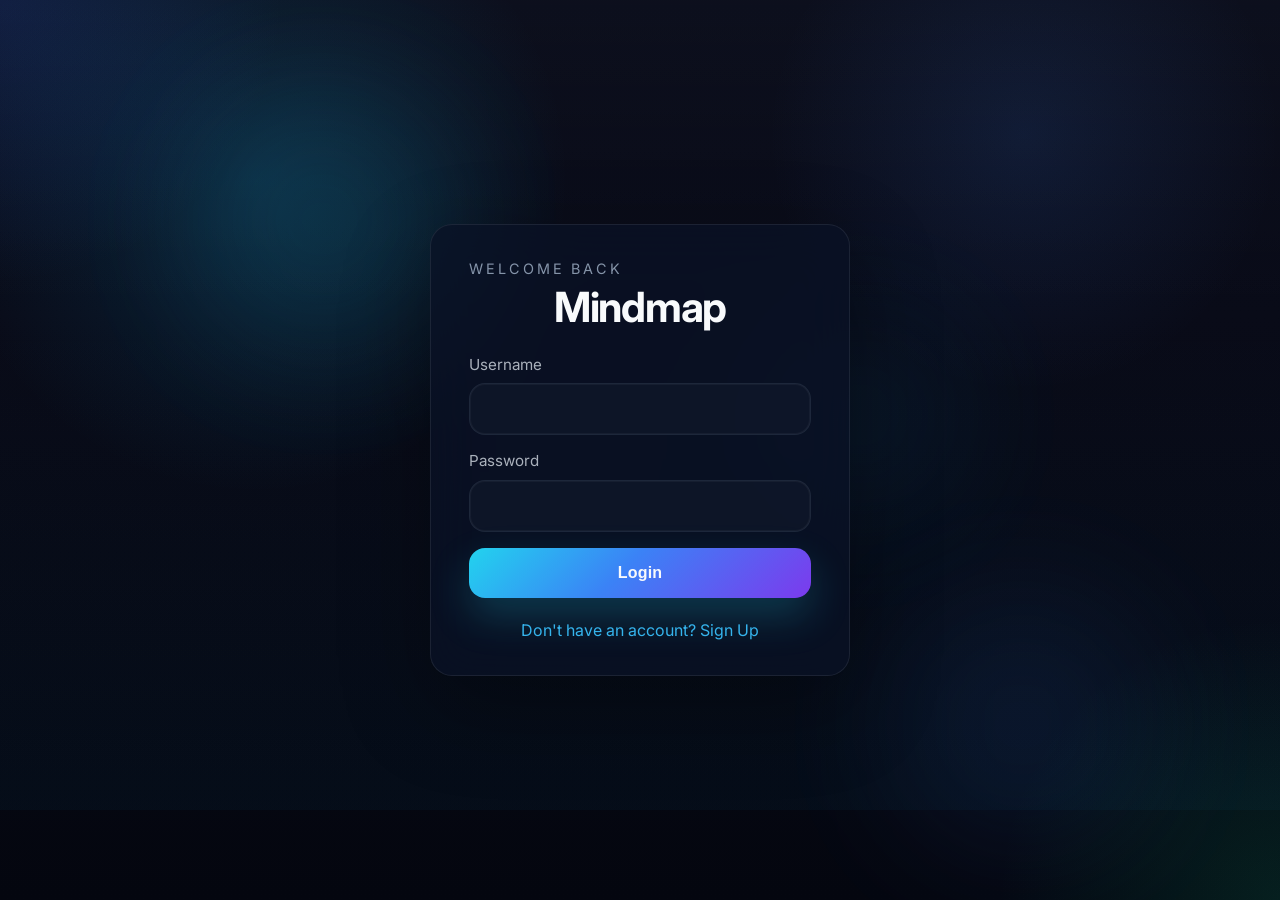
<file: frontend/index.html>
<!DOCTYPE html>
<html lang="en">
<head>
    <meta charset="UTF-8">
    <meta name="viewport" content="width=device-width, initial-scale=1.0">
    <title>Mindmap - Redirecting...</title>
    <script>
        const token = localStorage.getItem('token');
        window.location.href = token ? 'dashboard.html' : 'login.html';
    </script>
</head>
<body>
    <p>Redirecting...</p>
</body>
</html>
</file>
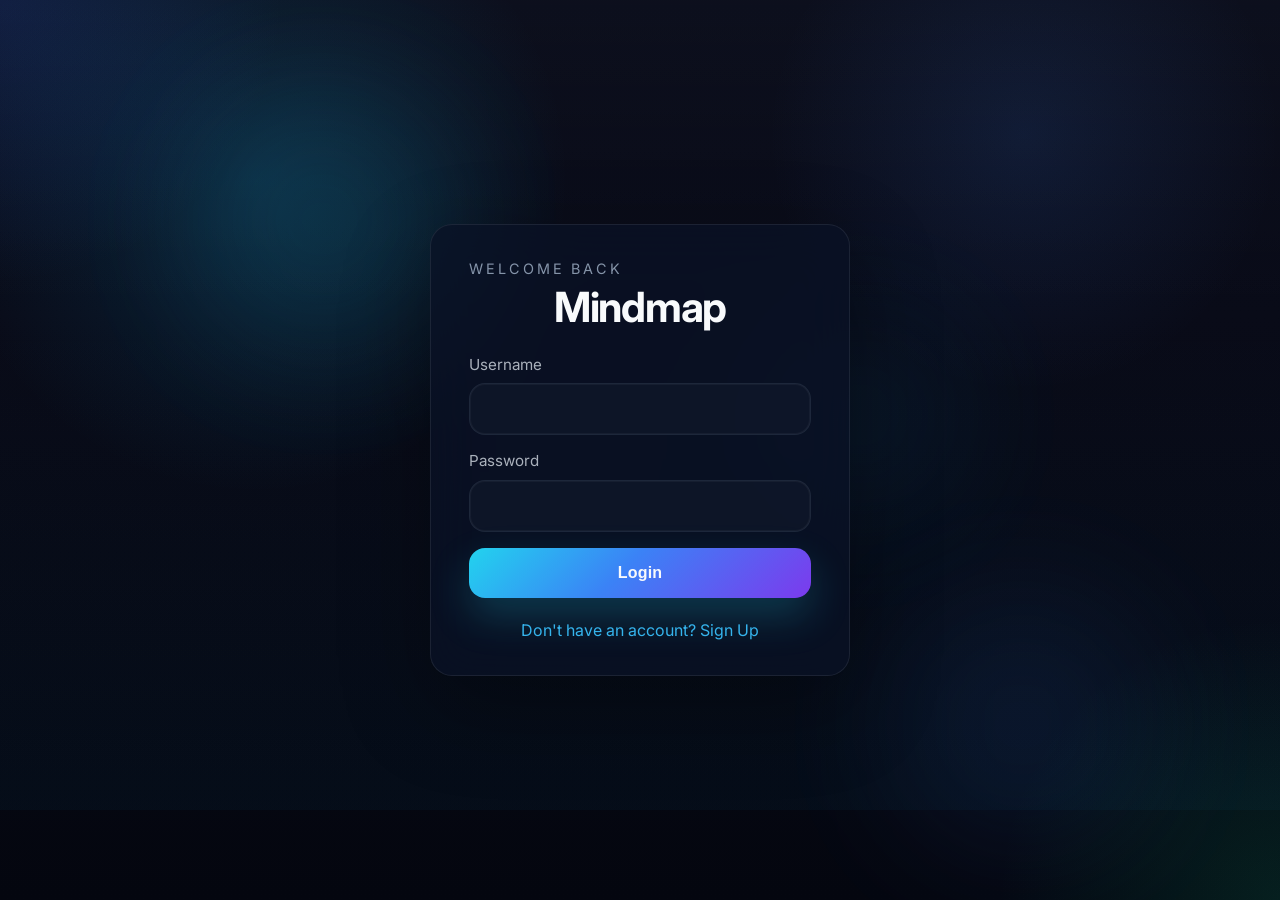
<file: frontend/dashboard.html>
<!DOCTYPE html>
<html lang="en">
<head>
    <meta charset="UTF-8">
    <meta name="viewport" content="width=device-width, initial-scale=1.0">
    <title>Mindmap Dashboard</title>
    <link rel="stylesheet" href="dashboard.css">
</head>
<body>
    <main>
        <section class="header-panel">
            <div class="header-copy">
                <p class="eyebrow">Mindmap</p>
                <h1>Strategy-based number guessing</h1>
            </div>
            <div class="user-meta">
                <div class="user-chip">
                    <span></span>
                    <strong id="dashboard-username">Player</strong>
                </div>
                <button class="logout-btn" onclick="logout()">Logout</button>
            </div>
        </section>

        <section id="loading-state" class="loading-state">
            <div class="spinner"></div>
            <p>Loading your stats…</p>
        </section>

        <section id="empty-state" class="empty-state-banner hidden">
            <p>No games yet. Start your first guided match and begin building your range strategy.</p>
        </section>

        <div id="dashboard-content" class="dashboard-grid hidden">
            <section class="stats-grid">
                <article class="stat-card">
                    <div class="stat-icon">🏆</div>
                    <p class="stat-value" id="stat-wins">0</p>
                    <p class="stat-label">Wins</p>
                </article>
                <article class="stat-card">
                    <div class="stat-icon">⚔️</div>
                    <p class="stat-value" id="stat-losses">0</p>
                    <p class="stat-label">Losses</p>
                </article>
                <article class="stat-card">
                    <div class="stat-icon">🎮</div>
                    <p class="stat-value" id="stat-games">0</p>
                    <p class="stat-label">Total Games</p>
                </article>
                <article class="stat-card">
                    <div class="stat-icon">📈</div>
                    <p class="stat-value" id="stat-winrate">0%</p>
                    <p class="stat-label">Win Rate</p>
                </article>
            </section>

            <section class="action-panel">
                <article class="action-card" onclick="startGame()" role="button" tabindex="0">
                    <div>
                        <h3>Start Guided Match</h3>
                        <p>Play the current guided prototype with live range tracking, midpoint help, and invalid-guess prevention.</p>
                    </div>
                    <button type="button">Play Now</button>
                </article>
                <article class="action-card" onclick="scrollToStrategyTips()" role="button" tabindex="0">
                    <div>
                        <h3>Range Strategy Tips</h3>
                        <p>Review the decision rules that help you narrow the interval and avoid wasting guesses.</p>
                    </div>
                    <button type="button">View Tips</button>
                </article>
            </section>

            <section class="helper-panel" id="strategy-panel">
                <span class="badge">Think in ranges</span>
                <p id="dashboard-summary">Every guess should shrink the valid interval. When the range gets small, lean on the visible suggestions and midpoint prompt.</p>
            </section>
        </div>
    </main>

    <script src="auth.js"></script>
    <script src="dashboard.js"></script>
</body>
</html>
</file>
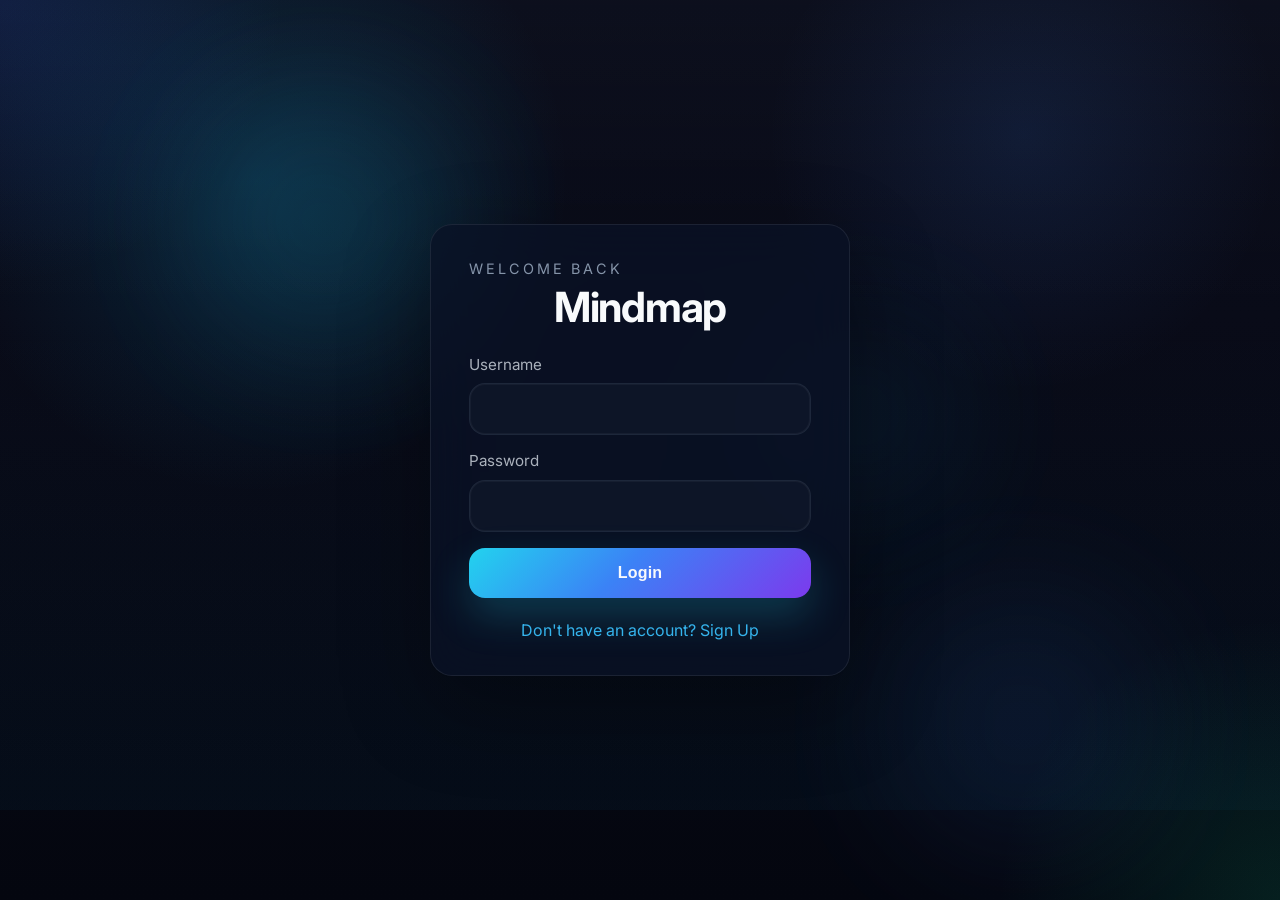
<file: frontend/game.html>
<!DOCTYPE html>
<html lang="en">
<head>
    <meta charset="UTF-8">
    <meta name="viewport" content="width=device-width, initial-scale=1.0">
    <title>Mindmap - Game</title>
    <link rel="stylesheet" href="styles.css">
</head>
<body>
    <div class="background">
        <div class="blob blob1"></div>
        <div class="blob blob2"></div>
        <div class="blob blob3"></div>
    </div>

    <div class="game-container">
        <div class="glass-card game-setup" id="setup-card">
            <h2>Start a Guided Match</h2>
            <div class="helper">
                <p id="setup-helper">Choose your range and lock your secret number inside it.</p>
            </div>
            <div id="setup-feedback" class="error hidden"></div>

            <div class="range-input">
                <label for="min-range">Min Range:</label>
                <input type="number" id="min-range" value="1" min="1">
                <label for="max-range">Max Range:</label>
                <input type="number" id="max-range" value="100" min="2">
            </div>

            <div class="number-input">
                <label for="user-number">Lock in your number:</label>
                <input type="number" id="user-number" placeholder="Enter your secret number">
            </div>

            <button id="start-game-btn" class="btn-primary" onclick="startGame()">Start Game</button>
            <button class="btn-secondary" onclick="backToDashboard()">Back to Dashboard</button>
        </div>

        <div class="glass-card game-ui hidden" id="game-ui">
            <div class="range-display">
                <h3>Current Range: <span id="current-range">1 – 100</span></h3>
            </div>

            <div class="helper">
                <p id="helper-text">Midpoint suggestion: 50</p>
                <p id="range-size-text">100 numbers remaining</p>
            </div>

            <div id="game-feedback" class="error hidden"></div>

            <div class="chat-messages" id="chat-messages"></div>

            <div class="guess-input">
                <input type="number" id="guess-input" placeholder="Enter your guess" min="1" max="100">
                <button id="submit-guess-btn" class="btn-primary" onclick="submitGuess()">Guess</button>
            </div>

            <div class="suggestions" id="suggestions" style="display: none;">
                <p>Suggestions:</p>
                <div id="suggestion-buttons"></div>
            </div>

            <button class="btn-secondary" onclick="endGame()">Back to Dashboard</button>
        </div>
    </div>

    <script src="auth.js"></script>
    <script src="game.js"></script>
</body>
</html>
</file>
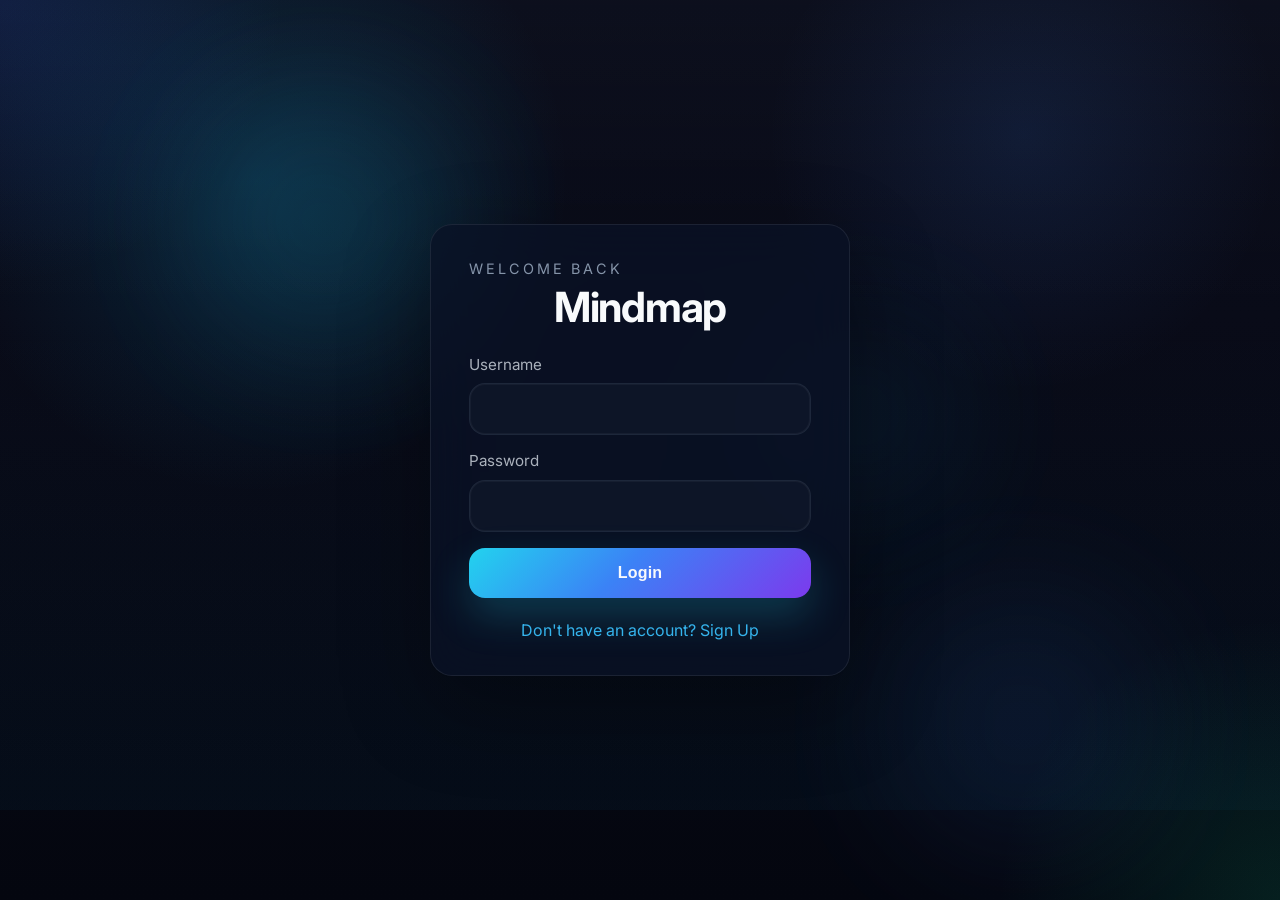
<file: frontend/login.html>
<!DOCTYPE html>
<html lang="en">
<head>
    <meta charset="UTF-8">
    <meta name="viewport" content="width=device-width, initial-scale=1.0">
    <title>Mindmap - Login</title>
    <link rel="stylesheet" href="styles.css">
</head>
<body>
    <div class="auth-page">
        <div class="background">
            <span class="bg-blob blob-1"></span>
            <span class="bg-blob blob-2"></span>
            <span class="bg-blob blob-3"></span>
        </div>
        <div class="card glass-card">
            <div class="card-header">
                <p class="eyebrow">Welcome back</p>
                <h1>Mindmap</h1>
            </div>
            <form id="login-form">
                <div class="form-group">
                    <label for="username">Username</label>
                    <input type="text" id="username" required>
                </div>
                <div class="form-group">
                    <label for="password">Password</label>
                    <input type="password" id="password" required>
                </div>
                <button type="submit">Login</button>
                <div id="login-error" class="error" style="display: none;"></div>
                <div id="login-success" class="success" style="display: none;"></div>
            </form>
        <div class="link">
            <a href="signup.html">Don't have an account? Sign Up</a>
        </div>
    </div>
</div>
    <script src="auth.js"></script>
    <script>
        if (getToken()) {
            redirectToDashboard();
        }

        document.getElementById('login-form').addEventListener('submit', function(e) {
            e.preventDefault();
            const username = document.getElementById('username').value;
            const password = document.getElementById('password').value;
            hideError('login-error');
            hideSuccess('login-success');
            login(username, password);
        });
    </script>
</body>
</html>
</file>
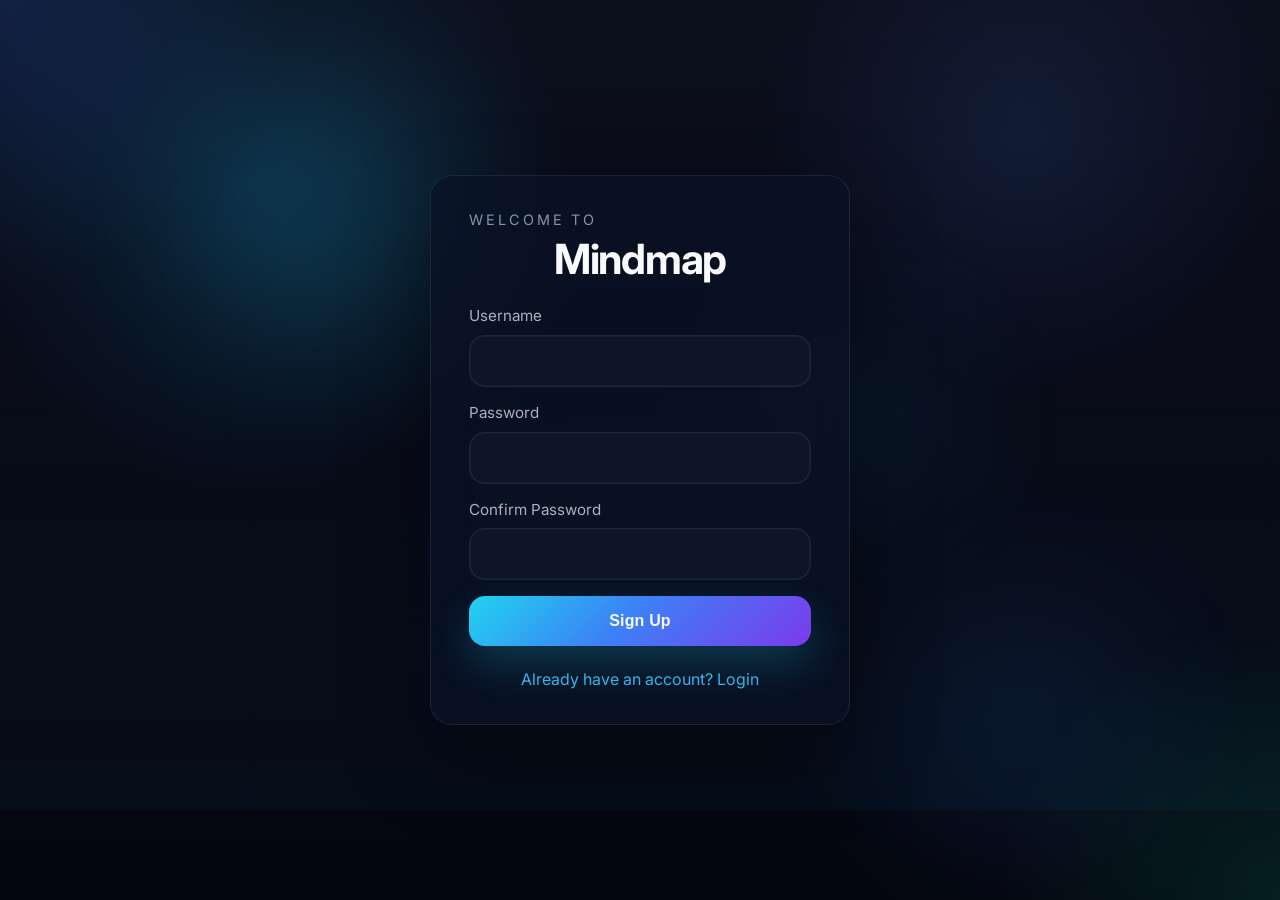
<file: frontend/signup.html>
<!DOCTYPE html>
<html lang="en">
<head>
    <meta charset="UTF-8">
    <meta name="viewport" content="width=device-width, initial-scale=1.0">
    <title>Mindmap - Signup</title>
    <link rel="stylesheet" href="styles.css">
</head>
<body>
    <div class="auth-page">
        <div class="background">
            <span class="bg-blob blob-1"></span>
            <span class="bg-blob blob-2"></span>
            <span class="bg-blob blob-3"></span>
        </div>
        <div class="card glass-card">
            <div class="card-header">
                <p class="eyebrow">Welcome to</p>
                <h1>Mindmap</h1>
            </div>
            <form id="signup-form">
                <div class="form-group">
                    <label for="username">Username</label>
                    <input type="text" id="username" required>
                </div>
                <div class="form-group">
                    <label for="password">Password</label>
                    <input type="password" id="password" required>
                </div>
                <div class="form-group">
                    <label for="confirm-password">Confirm Password</label>
                    <input type="password" id="confirm-password" required>
                </div>
                <button type="submit">Sign Up</button>
                <div id="signup-error" class="error" style="display: none;"></div>
                <div id="signup-success" class="success" style="display: none;"></div>
            </form>
        <div class="link">
            <a href="login.html">Already have an account? Login</a>
        </div>
    </div>
</div>
    <script src="auth.js"></script>
    <script>
        if (getToken()) {
            redirectToDashboard();
        }

        document.getElementById('signup-form').addEventListener('submit', function(e) {
            e.preventDefault();
            const username = document.getElementById('username').value;
            const password = document.getElementById('password').value;
            const confirmPassword = document.getElementById('confirm-password').value;
            hideError('signup-error');
            hideSuccess('signup-success');
            signup(username, password, confirmPassword);
        });
    </script>
</body>
</html>
</file>
<file: frontend/dashboard.css>
@import url('https://fonts.googleapis.com/css2?family=Inter:wght@400;500;600;700&display=swap');

:root {
    color-scheme: dark;
    --bg: #050814;
    --panel: rgba(10, 16, 32, 0.78);
    --panel-strong: rgba(14, 24, 48, 0.88);
    --border: rgba(255, 255, 255, 0.12);
    --border-strong: rgba(30, 90, 255, 0.24);
    --text: #e2e8f0;
    --muted: #94a3b8;
    --accent: #38bdf8;
    --accent-strong: #60a5fa;
    --success: #4ade80;
    --shadow: 0 24px 90px rgba(0, 0, 0, 0.25);
}

* {
    box-sizing: border-box;
}

html,
body {
    margin: 0;
    min-height: 100%;
    font-family: 'Inter', sans-serif;
    background: radial-gradient(circle at top left, rgba(14, 165, 233, 0.12), transparent 18%),
                radial-gradient(circle at 80% 20%, rgba(59, 130, 246, 0.10), transparent 20%),
                linear-gradient(180deg, #02040c 0%, #070a15 45%, #04060f 100%);
    color: var(--text);
}

body {
    overflow-x: hidden;
    opacity: 0;
    transform: translateY(12px);
    animation: pageFadeIn 0.65s ease forwards;
}

@keyframes pageFadeIn {
    to {
        opacity: 1;
        transform: translateY(0);
    }
}

button,
input {
    font: inherit;
}

main {
    width: min(1180px, calc(100% - 2rem));
    margin: 0 auto;
    padding: 2rem 0 3rem;
}

.dashboard-grid {
    display: grid;
    gap: 1.75rem;
}

.header-panel,
.stats-grid,
.action-panel,
.status-panel,
.helper-panel {
    backdrop-filter: blur(22px);
    background: var(--panel);
    border: 1px solid var(--border);
    box-shadow: var(--shadow);
    border-radius: 28px;
}

.header-panel {
    display: flex;
    justify-content: space-between;
    align-items: center;
    padding: 1.8rem 2rem;
    gap: 1rem;
}

.header-copy {
    display: grid;
    gap: 0.55rem;
}

.header-copy h1 {
    margin: 0;
    font-size: clamp(2rem, 3vw, 2.7rem);
    letter-spacing: -0.04em;
    color: #f8fafc;
}

.header-copy p {
    margin: 0;
    color: var(--muted);
    font-size: 1rem;
}

.user-meta {
    display: flex;
    align-items: center;
    gap: 1rem;
    flex-wrap: wrap;
}

.user-chip {
    display: inline-flex;
    align-items: center;
    gap: 0.75rem;
    padding: 0.75rem 1rem;
    border-radius: 999px;
    background: rgba(255, 255, 255, 0.05);
    border: 1px solid rgba(255, 255, 255, 0.08);
}

.user-chip span:first-child {
    width: 10px;
    height: 10px;
    border-radius: 999px;
    background: var(--accent);
    box-shadow: 0 0 16px rgba(56, 189, 248, 0.45);
}

.user-chip strong {
    color: #f8fafc;
}

.logout-btn {
    min-width: 140px;
    padding: 0.95rem 1.25rem;
    border-radius: 18px;
    border: 1px solid rgba(255, 255, 255, 0.08);
    background: rgba(255, 255, 255, 0.03);
    color: #f8fafc;
    cursor: pointer;
    transition: transform 0.25s ease, background 0.25s ease, box-shadow 0.25s ease;
}

.logout-btn:hover {
    transform: translateY(-2px);
    background: rgba(56, 189, 248, 0.14);
    box-shadow: 0 18px 40px rgba(56, 189, 248, 0.16);
}

.stats-grid {
    display: grid;
    grid-template-columns: repeat(4, minmax(0, 1fr));
    gap: 1.5rem;
    padding: 2rem;
}

.stat-card {
    position: relative;
    padding: 1.8rem 1.5rem;
    border-radius: 24px;
    background: rgba(12, 20, 40, 0.84);
    border: 1px solid rgba(56, 189, 248, 0.12);
    overflow: hidden;
    transition: transform 0.28s ease, box-shadow 0.28s ease, border-color 0.28s ease;
}

.stat-card:hover {
    transform: translateY(-4px);
    box-shadow: 0 28px 70px rgba(56, 189, 248, 0.18);
    border-color: rgba(56, 189, 248, 0.3);
}

.stat-card::before {
    content: '';
    position: absolute;
    inset: 0;
    background: linear-gradient(120deg, rgba(56, 189, 248, 0.12), transparent 60%);
    filter: blur(18px);
    opacity: 0;
    transition: opacity 0.3s ease;
}

.stat-card:hover::before {
    opacity: 1;
}

.stat-icon {
    width: 44px;
    height: 44px;
    border-radius: 14px;
    display: grid;
    place-items: center;
    background: rgba(14, 165, 233, 0.14);
    color: var(--accent);
    margin-bottom: 1.35rem;
    box-shadow: inset 0 0 0 1px rgba(56, 189, 248, 0.16);
}

.stat-value {
    font-size: clamp(2rem, 3vw, 2.4rem);
    font-weight: 700;
    margin: 0;
    color: #f8fafc;
}

.stat-label {
    margin: 0.65rem 0 0;
    color: var(--muted);
    font-size: 0.95rem;
}

.action-panel {
    display: grid;
    grid-template-columns: repeat(2, minmax(0, 1fr));
    gap: 1.5rem;
    padding: 2rem;
}

.action-card {
    display: flex;
    flex-direction: column;
    justify-content: space-between;
    gap: 1.5rem;
    min-height: 240px;
    padding: 2rem;
    border-radius: 28px;
    background: rgba(10, 16, 32, 0.9);
    border: 1px solid rgba(255, 255, 255, 0.08);
    transition: transform 0.28s ease, box-shadow 0.28s ease, background 0.28s ease;
    cursor: pointer;
}

.action-card:hover {
    transform: translateY(-4px);
    box-shadow: 0 26px 70px rgba(56, 189, 248, 0.16);
    background: rgba(14, 24, 46, 0.96);
}

.action-card h3 {
    margin: 0;
    font-size: clamp(1.55rem, 2vw, 1.95rem);
}

.action-card p {
    margin: 0;
    color: var(--muted);
    line-height: 1.7;
}

.action-card button {
    width: fit-content;
    padding: 0.95rem 1.4rem;
    border-radius: 16px;
    background: linear-gradient(135deg, #22d3ee 0%, #3b82f6 55%, #7c3aed 100%);
    box-shadow: 0 20px 48px rgba(34, 211, 238, 0.17);
}

.action-card button:hover {
    transform: translateY(-1px);
}

.helper-panel {
    display: grid;
    gap: 1rem;
    padding: 2rem;
}

.helper-panel p {
    margin: 0;
    color: var(--muted);
    line-height: 1.8;
}

.empty-state-banner p {
    margin: 0;
}

.badge {
    display: inline-flex;
    align-items: center;
    gap: 0.5rem;
    padding: 0.75rem 1rem;
    border-radius: 999px;
    background: rgba(56, 189, 248, 0.08);
    border: 1px solid rgba(56, 189, 248, 0.14);
    color: #dbeafe;
    width: fit-content;
}

.loading-state,
.empty-state-banner {
    display: grid;
    gap: 1rem;
    padding: 1.8rem;
    border-radius: 22px;
    background: rgba(7, 13, 23, 0.95);
    border: 1px solid rgba(255, 255, 255, 0.07);
    color: var(--muted);
    align-items: center;
    justify-items: center;
    text-align: center;
}

.hidden {
    display: none !important;
}

.loading-state span,
.empty-state-banner span {
    display: inline-flex;
    align-items: center;
    gap: 0.65rem;
}

.spinner {
    width: 40px;
    height: 40px;
    border: 4px solid rgba(56, 189, 248, 0.18);
    border-top-color: rgba(56, 189, 248, 0.9);
    border-radius: 50%;
    animation: spin 1s linear infinite;
}

@keyframes spin {
    to { transform: rotate(360deg); }
}

@media (max-width: 980px) {
    .stats-grid,
    .action-panel {
        grid-template-columns: 1fr;
    }
}

@media (max-width: 740px) {
    .header-panel {
        flex-direction: column;
        align-items: flex-start;
    }

    .user-meta {
        width: 100%;
        justify-content: space-between;
    }

    .stats-grid,
    .action-panel {
        gap: 1.2rem;
    }
}

@media (max-width: 540px) {
    main {
        width: min(100%, calc(100% - 1.5rem));
    }

    .header-panel,
    .stats-grid,
    .action-panel,
    .helper-panel {
        padding: 1.5rem;
    }

    .action-card {
        min-height: 210px;
        padding: 1.65rem;
    }

    .user-chip,
    .logout-btn {
        width: 100%;
        justify-content: center;
    }
}
</file>
<file: frontend/styles.css>
@import url('https://fonts.googleapis.com/css2?family=Inter:wght@400;500;600&display=swap');

* {
    margin: 0;
    padding: 0;
    box-sizing: border-box;
}

body {
    font-family: 'Inter', sans-serif;
    min-height: 100vh;
    margin: 0;
    color: #edf2ff;
    background: radial-gradient(circle at top left, rgba(37, 99, 235, 0.18), transparent 18%),
                radial-gradient(circle at bottom right, rgba(16, 185, 129, 0.14), transparent 18%),
                linear-gradient(180deg, #050816 0%, #090b18 35%, #04060f 100%);
    overflow-x: hidden;
    opacity: 0;
    transform: scale(0.998);
    transition: opacity 0.9s ease, transform 0.9s ease;
    font-size: 16px;
}

body.page-ready {
    opacity: 1;
    transform: scale(1);
}

body::before,
body::after {
    content: '';
    position: fixed;
    inset: 0;
    z-index: -1;
    pointer-events: none;
}

body::before {
    background: radial-gradient(circle at 20% 20%, rgba(14, 165, 233, 0.16), transparent 25%),
                radial-gradient(circle at 80% 15%, rgba(59, 130, 246, 0.12), transparent 20%);
}

body::after {
    background: linear-gradient(180deg, rgba(255, 255, 255, 0.04), transparent 45%, rgba(14, 165, 233, 0.04));
    transform: translateY(-10%);
    animation: slowShift 12s ease-in-out infinite alternate;
}

@keyframes slowShift {
    from { transform: translateY(-8%); }
    to { transform: translateY(8%); }
}

.auth-page {
    position: relative;
    min-height: 100vh;
    display: flex;
    align-items: center;
    justify-content: center;
    padding: 2rem 1rem;
}

.background {
    position: absolute;
    inset: 0;
    overflow: hidden;
}

.blob,
.bg-blob {
    position: absolute;
    border-radius: 50%;
    filter: blur(70px);
    opacity: 0.75;
    animation: floatBlob 18s ease-in-out infinite;
}

.blob1,
.blob-1 {
    width: 260px;
    height: 260px;
    background: rgba(34, 211, 238, 0.16);
    top: 10%;
    left: 15%;
}

.blob2,
.blob-2 {
    width: 260px;
    height: 260px;
    background: rgba(59, 130, 246, 0.13);
    bottom: 5%;
    right: 10%;
    animation-delay: 4s;
}

.blob3,
.blob-3 {
    width: 200px;
    height: 200px;
    background: rgba(14, 165, 233, 0.12);
    top: 35%;
    right: 25%;
    animation-delay: 8s;
}

@keyframes floatBlob {
    0%, 100% { transform: translateY(0) scale(1); }
    50% { transform: translateY(-22px) scale(1.08); }
}

.glass-card {
    position: relative;
    width: min(420px, 100%);
    padding: 2.2rem 2.4rem;
    border-radius: 22px;
    background: rgba(10, 18, 38, 0.75);
    border: 1px solid rgba(255, 255, 255, 0.08);
    box-shadow: 0 30px 90px rgba(0, 0, 0, 0.32);
    backdrop-filter: blur(24px);
    display: flex;
    flex-direction: column;
    gap: 1.4rem;
    overflow: hidden;
    animation: cardEntrance 0.7s ease-out forwards;
}

@keyframes cardEntrance {
    from { opacity: 0; transform: translateY(24px) scale(0.98); }
    to { opacity: 1; transform: translateY(0) scale(1); }
}

.card-header {
    display: flex;
    flex-direction: column;
    gap: 0.35rem;
}

.eyebrow {
    margin: 0;
    font-size: 0.9rem;
    letter-spacing: 0.2em;
    text-transform: uppercase;
    color: rgba(148, 163, 184, 0.9);
}

h1 {
    margin: 0;
    font-size: clamp(2rem, 5vw, 2.6rem);
    letter-spacing: -0.03em;
    font-weight: 700;
    color: #f8fafc;
    text-align: center;
}

.form-group {
    margin-bottom: 1rem;
}

label {
    display: block;
    margin-bottom: 0.6rem;
    color: rgba(226, 232, 240, 0.75);
    font-size: 0.95rem;
}

input {
    width: 100%;
    padding: 1rem 1rem;
    border: 1px solid rgba(148, 163, 184, 0.12);
    border-radius: 16px;
    background: rgba(15, 23, 42, 0.88);
    color: #f8fafc;
    font-size: 1rem;
    transition: transform 0.25s ease, border-color 0.25s ease, box-shadow 0.25s ease, background 0.25s ease;
    outline: none;
    box-shadow: inset 0 0 0 1px rgba(255, 255, 255, 0.04);
}

input::placeholder {
    color: rgba(148, 163, 184, 0.55);
    transition: opacity 0.25s ease;
}

input:focus {
    border-color: rgba(56, 189, 248, 0.85);
    box-shadow: 0 0 0 0.45rem rgba(56, 189, 248, 0.12);
    background: rgba(15, 23, 42, 0.98);
    transform: translateY(-1px);
}

button {
    width: 100%;
    padding: 1rem 1.1rem;
    border: none;
    border-radius: 16px;
    color: #f8fafc;
    font-weight: 700;
    font-size: 1rem;
    letter-spacing: 0.01em;
    cursor: pointer;
    background: linear-gradient(135deg, #22d3ee 0%, #3b82f6 45%, #7c3aed 100%);
    box-shadow: 0 18px 40px rgba(34, 211, 238, 0.22);
    transition: transform 0.25s ease, box-shadow 0.25s ease, opacity 0.25s ease;
}

button:hover {
    transform: translateY(-2px);
    box-shadow: 0 22px 42px rgba(34, 211, 238, 0.3);
}

button:active {
    transform: translateY(1px);
}

button:disabled {
    opacity: 0.65;
    cursor: not-allowed;
    transform: none;
    box-shadow: none;
}

.error,
.success {
    border-radius: 14px;
    padding: 0.95rem 1rem;
    font-size: 0.95rem;
    line-height: 1.35;
    box-shadow: inset 0 0 0 1px rgba(255, 255, 255, 0.05);
}

.error {
    background: rgba(248, 113, 113, 0.16);
    color: #fed7d7;
}

.success {
    background: rgba(56, 189, 248, 0.16);
    color: #dbeafe;
}

.link {
    text-align: center;
}

.link a {
    color: rgba(56, 189, 248, 0.95);
    text-decoration: none;
    transition: color 0.25s ease, transform 0.25s ease;
}

.link a:hover {
    color: #7dd3fc;
    transform: translateY(-1px);
}

.shake {
    animation: shake 0.35s ease;
}

.success-glow {
    box-shadow: 0 0 0 1px rgba(34, 211, 238, 0.18), 0 30px 60px rgba(34, 211, 238, 0.18);
}

@keyframes shake {
    0%, 100% { transform: translateX(0); }
    20%, 60% { transform: translateX(-8px); }
    40%, 80% { transform: translateX(8px); }
}

/* Dashboard Styles */
.dashboard-card {
    max-width: 600px;
    margin: 2rem auto;
    padding: 2rem;
}

.stats {
    display: grid;
    grid-template-columns: repeat(auto-fit, minmax(120px, 1fr));
    gap: 1rem;
    margin: 1.5rem 0;
}

.stat {
    text-align: center;
    padding: 1rem;
    background: rgba(15, 23, 42, 0.5);
    border-radius: 12px;
    border: 1px solid rgba(255, 255, 255, 0.05);
}

.stat h3 {
    font-size: 0.9rem;
    color: rgba(148, 163, 184, 0.9);
    margin-bottom: 0.5rem;
}

.stat p {
    font-size: 1.5rem;
    font-weight: 600;
    color: #f8fafc;
}

.btn-primary {
    background: linear-gradient(135deg, #22d3ee 0%, #3b82f6 45%, #7c3aed 100%);
    margin-bottom: 0.5rem;
}

.btn-secondary {
    background: rgba(15, 23, 42, 0.8);
    border: 1px solid rgba(255, 255, 255, 0.1);
}

/* Game Styles */
.game-container {
    max-width: 800px;
    margin: 2rem auto;
    padding: 0 1rem;
}

.game-setup, .game-ui {
    margin-bottom: 2rem;
}

.range-input {
    display: flex;
    gap: 1rem;
    align-items: center;
    margin-bottom: 1rem;
    flex-wrap: wrap;
}

.range-input label {
    font-size: 0.9rem;
    color: rgba(148, 163, 184, 0.9);
    white-space: nowrap;
}

.range-input input {
    width: 80px;
    padding: 0.5rem;
    flex-shrink: 0;
}

.number-input {
    margin-bottom: 1rem;
}

.chat-messages {
    max-height: 300px;
    overflow-y: auto;
    background: rgba(15, 23, 42, 0.5);
    border-radius: 12px;
    padding: 1rem;
    margin-bottom: 1rem;
    border: 1px solid rgba(255, 255, 255, 0.05);
}

.message {
    margin-bottom: 0.5rem;
    padding: 0.5rem;
    border-radius: 8px;
    background: rgba(34, 211, 238, 0.1);
    color: #dbeafe;
    word-wrap: break-word;
}

.message.system {
    background: rgba(56, 189, 248, 0.1);
}

.guess-input {
    display: flex;
    gap: 0.5rem;
    margin-bottom: 1rem;
    flex-wrap: wrap;
}

.guess-input input {
    flex: 1;
    min-width: 120px;
}

.guess-input button {
    flex-shrink: 0;
    min-width: 80px;
}

.suggestions {
    margin-bottom: 1rem;
}

#suggestion-buttons {
    display: flex;
    flex-wrap: wrap;
    gap: 0.5rem;
    margin-top: 0.5rem;
}

.suggestion-btn {
    padding: 0.5rem 0.75rem;
    background: rgba(34, 211, 238, 0.2);
    border: 1px solid rgba(34, 211, 238, 0.3);
    border-radius: 8px;
    color: #dbeafe;
    cursor: pointer;
    transition: background 0.25s ease;
    font-size: 0.9rem;
    white-space: nowrap;
}

.suggestion-btn:hover {
    background: rgba(34, 211, 238, 0.3);
}

.helper {
    margin-bottom: 1rem;
    text-align: center;
    color: rgba(148, 163, 184, 0.9);
    font-size: 0.9rem;
}

.helper p {
    margin: 0;
}

.range-display {
    text-align: center;
    margin-bottom: 1rem;
}

.range-display h3 {
    color: #f8fafc;
    font-size: 1.1rem;
}

/* Responsive Design */

/* Large Desktop (1440px+) */
@media (min-width: 1440px) {
    .dashboard-card {
        max-width: 700px;
    }

    .game-container {
        max-width: 900px;
    }

    .stats {
        grid-template-columns: repeat(4, 1fr);
    }
}

/* Desktop (1024px - 1439px) */
@media (min-width: 1024px) and (max-width: 1439px) {
    .dashboard-card {
        max-width: 650px;
    }

    .game-container {
        max-width: 850px;
    }

    .stats {
        grid-template-columns: repeat(auto-fit, minmax(130px, 1fr));
    }
}

/* Tablet Landscape (768px - 1023px) */
@media (min-width: 768px) and (max-width: 1023px) {
    body {
        font-size: 15px;
    }

    .auth-page {
        padding: 1.5rem 1rem;
    }

    .glass-card {
        width: min(380px, 100%);
        padding: 2rem 2rem;
    }

    .dashboard-card {
        max-width: 600px;
        margin: 1.5rem auto;
        padding: 1.5rem;
    }

    .stats {
        grid-template-columns: repeat(2, 1fr);
        gap: 0.8rem;
    }

    .stat {
        padding: 0.8rem;
    }

    .stat p {
        font-size: 1.3rem;
    }

    .game-container {
        max-width: 700px;
        margin: 1.5rem auto;
        padding: 0 0.8rem;
    }

    .chat-messages {
        max-height: 250px;
    }

    .range-input {
        gap: 0.8rem;
    }

    .range-input input {
        width: 70px;
    }
}

/* Tablet Portrait (600px - 767px) */
@media (min-width: 600px) and (max-width: 767px) {
    body {
        font-size: 14px;
    }

    .auth-page {
        padding: 1rem 0.8rem;
    }

    .glass-card {
        width: min(340px, 100%);
        padding: 1.8rem 1.6rem;
        border-radius: 18px;
    }

    .dashboard-card {
        max-width: 500px;
        margin: 1rem auto;
        padding: 1.2rem;
    }

    .stats {
        grid-template-columns: repeat(2, 1fr);
        gap: 0.6rem;
        margin: 1rem 0;
    }

    .stat {
        padding: 0.6rem;
    }

    .stat h3 {
        font-size: 0.8rem;
    }

    .stat p {
        font-size: 1.1rem;
    }

    .game-container {
        max-width: 600px;
        margin: 1rem auto;
        padding: 0 0.6rem;
    }

    .chat-messages {
        max-height: 200px;
        padding: 0.8rem;
    }

    .message {
        padding: 0.4rem;
        font-size: 0.9rem;
    }

    .range-input {
        flex-direction: column;
        align-items: flex-start;
        gap: 0.5rem;
    }

    .range-input input {
        width: 100px;
    }

    .guess-input {
        flex-direction: column;
        gap: 0.5rem;
    }

    .guess-input button {
        width: 100%;
    }

    #suggestion-buttons {
        justify-content: center;
    }

    .suggestion-btn {
        padding: 0.4rem 0.6rem;
        font-size: 0.8rem;
    }
}

/* Mobile Landscape (480px - 599px) */
@media (min-width: 480px) and (max-width: 599px) {
    body {
        font-size: 13px;
    }

    .auth-page {
        padding: 0.8rem 0.6rem;
    }

    .glass-card {
        width: min(320px, 100%);
        padding: 1.5rem 1.2rem;
        border-radius: 16px;
    }

    .dashboard-card {
        max-width: 450px;
        margin: 0.8rem auto;
        padding: 1rem;
    }

    .stats {
        grid-template-columns: repeat(2, 1fr);
        gap: 0.5rem;
        margin: 0.8rem 0;
    }

    .stat {
        padding: 0.5rem;
    }

    .stat h3 {
        font-size: 0.75rem;
    }

    .stat p {
        font-size: 1rem;
    }

    .game-container {
        max-width: 500px;
        margin: 0.8rem auto;
        padding: 0 0.5rem;
    }

    .chat-messages {
        max-height: 180px;
        padding: 0.6rem;
    }

    .message {
        padding: 0.3rem;
        font-size: 0.85rem;
    }

    .range-input {
        flex-direction: column;
        align-items: flex-start;
        gap: 0.4rem;
    }

    .range-input input {
        width: 90px;
    }

    .guess-input {
        flex-direction: column;
        gap: 0.4rem;
    }

    .guess-input button {
        width: 100%;
    }

    .suggestion-btn {
        padding: 0.3rem 0.5rem;
        font-size: 0.75rem;
    }
}

/* Mobile Portrait (320px - 479px) */
@media (max-width: 479px) {
    body {
        font-size: 12px;
    }

    .auth-page {
        padding: 0.6rem 0.5rem;
    }

    .glass-card {
        width: min(300px, 100%);
        padding: 1.2rem 1rem;
        border-radius: 14px;
    }

    .dashboard-card {
        max-width: 95%;
        margin: 0.5rem auto;
        padding: 0.8rem;
        border-radius: 16px;
    }

    .stats {
        grid-template-columns: 1fr;
        gap: 0.4rem;
        margin: 0.6rem 0;
    }

    .stat {
        padding: 0.4rem;
        border-radius: 8px;
    }

    .stat h3 {
        font-size: 0.7rem;
        margin-bottom: 0.3rem;
    }

    .stat p {
        font-size: 0.9rem;
    }

    .game-container {
        max-width: 95%;
        margin: 0.5rem auto;
        padding: 0 0.3rem;
    }

    .game-setup, .game-ui {
        margin-bottom: 1rem;
    }

    .chat-messages {
        max-height: 150px;
        padding: 0.5rem;
        border-radius: 8px;
    }

    .message {
        padding: 0.25rem;
        font-size: 0.8rem;
        border-radius: 6px;
        margin-bottom: 0.3rem;
    }

    .range-input {
        flex-direction: column;
        align-items: flex-start;
        gap: 0.3rem;
        margin-bottom: 0.8rem;
    }

    .range-input label {
        font-size: 0.8rem;
    }

    .range-input input {
        width: 80px;
        padding: 0.4rem;
    }

    .number-input {
        margin-bottom: 0.8rem;
    }

    .guess-input {
        flex-direction: column;
        gap: 0.3rem;
        margin-bottom: 0.8rem;
    }

    .guess-input input {
        padding: 0.6rem;
    }

    .guess-input button {
        width: 100%;
        padding: 0.7rem;
    }

    .suggestions {
        margin-bottom: 0.8rem;
    }

    #suggestion-buttons {
        gap: 0.3rem;
        justify-content: center;
    }

    .suggestion-btn {
        padding: 0.25rem 0.4rem;
        font-size: 0.7rem;
        border-radius: 6px;
    }

    .helper {
        margin-bottom: 0.8rem;
        font-size: 0.8rem;
    }

    .range-display {
        margin-bottom: 0.8rem;
    }

    .range-display h3 {
        font-size: 1rem;
    }

    /* Reduce blob sizes on mobile for performance */
    .blob1, .blob2, .blob3 {
        width: 150px;
        height: 150px;
        filter: blur(40px);
    }

    .blob3 {
        width: 120px;
        height: 120px;
    }
}

/* Small Mobile (320px and below) */
@media (max-width: 320px) {
    body {
        font-size: 11px;
    }

    .glass-card {
        width: min(280px, 100%);
        padding: 1rem 0.8rem;
    }

    .dashboard-card {
        padding: 0.6rem;
    }

    .game-container {
        padding: 0 0.2rem;
    }

    .chat-messages {
        max-height: 120px;
        padding: 0.4rem;
    }

    .message {
        font-size: 0.75rem;
        padding: 0.2rem;
    }
}

/* High DPI displays */
@media (-webkit-min-device-pixel-ratio: 2), (min-resolution: 192dpi) {
    .glass-card {
        border-width: 0.5px;
    }

    .stat {
        border-width: 0.5px;
    }

    .chat-messages {
        border-width: 0.5px;
    }
}


.hidden {
    display: none !important;
}


.empty-state {
    color: rgba(148, 163, 184, 0.95);
    padding: 1rem;
    border-radius: 14px;
    background: rgba(15, 23, 42, 0.45);
}

.dashboard-greeting {
    color: rgba(226, 232, 240, 0.92);
    font-size: 1rem;
    text-align: center;
    margin-top: -0.5rem;
}
/* Touch devices */
@media (hover: none) and (pointer: coarse) {
    button:hover {
        transform: none;
    }

    .link a:hover {
        transform: none;
    }

    input:focus {
        transform: none;
    }

    .suggestion-btn:hover {
        background: rgba(34, 211, 238, 0.2);
    }
}

/* Reduced motion preference */
@media (prefers-reduced-motion: reduce) {
    body {
        transition: none;
    }

    .glass-card {
        animation: none;
    }

    .blob1, .blob2, .blob3 {
        animation: none;
    }

    body::after {
        animation: none;
    }

    input, button, .link a {
        transition: none;
    }



    .shake {
        animation: none;
    }
</file>
